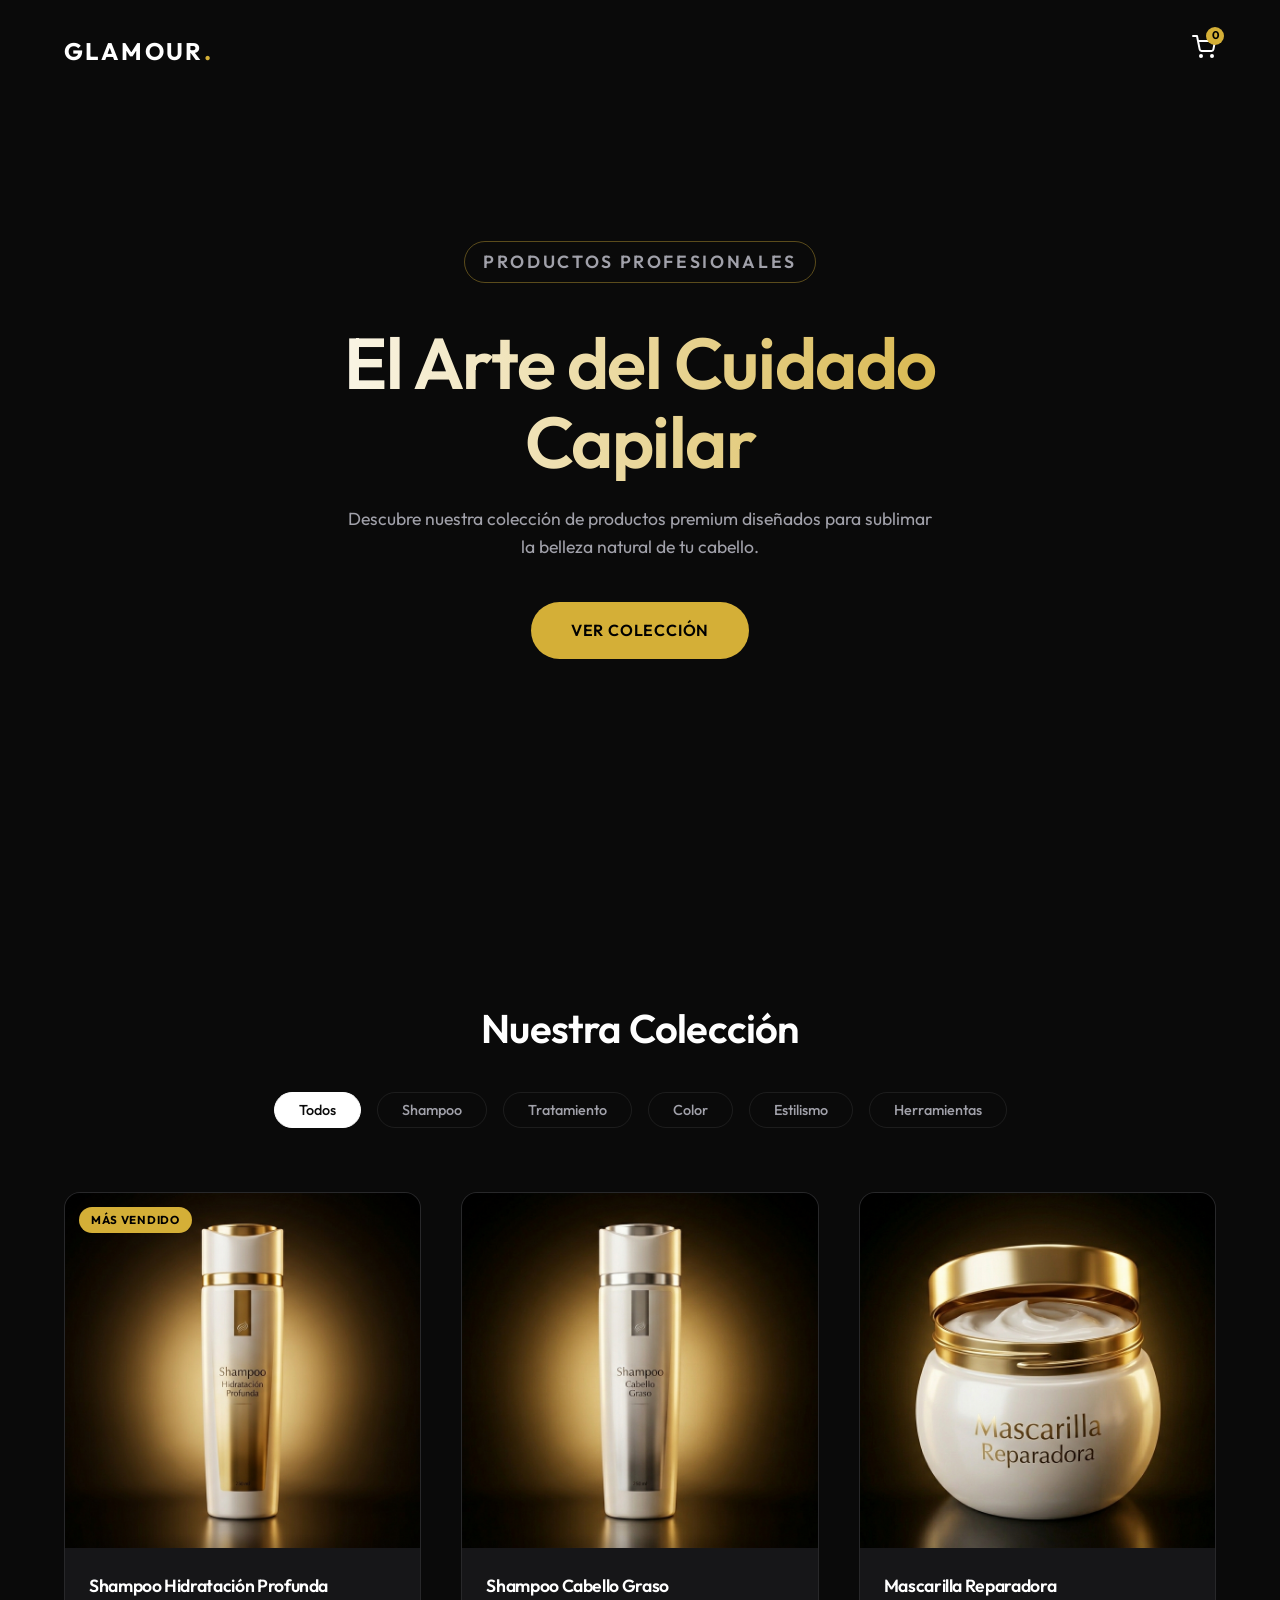
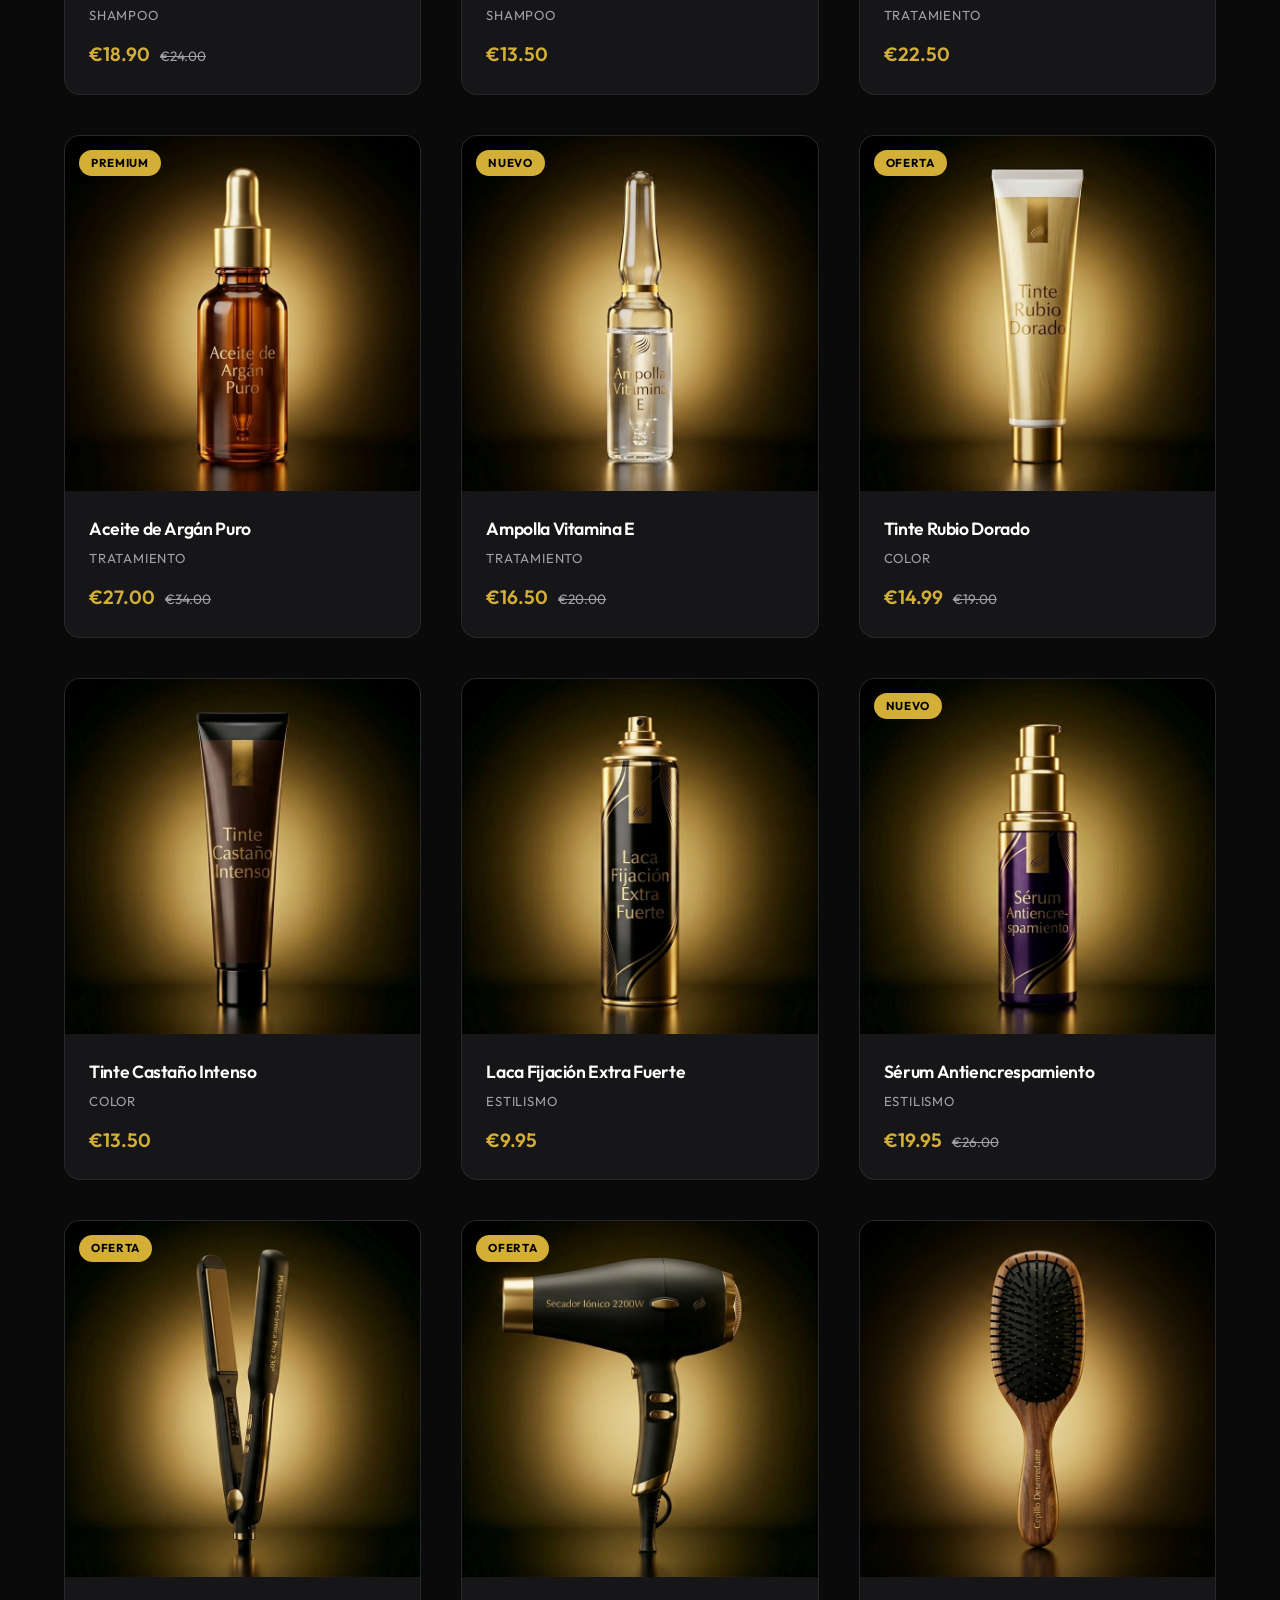
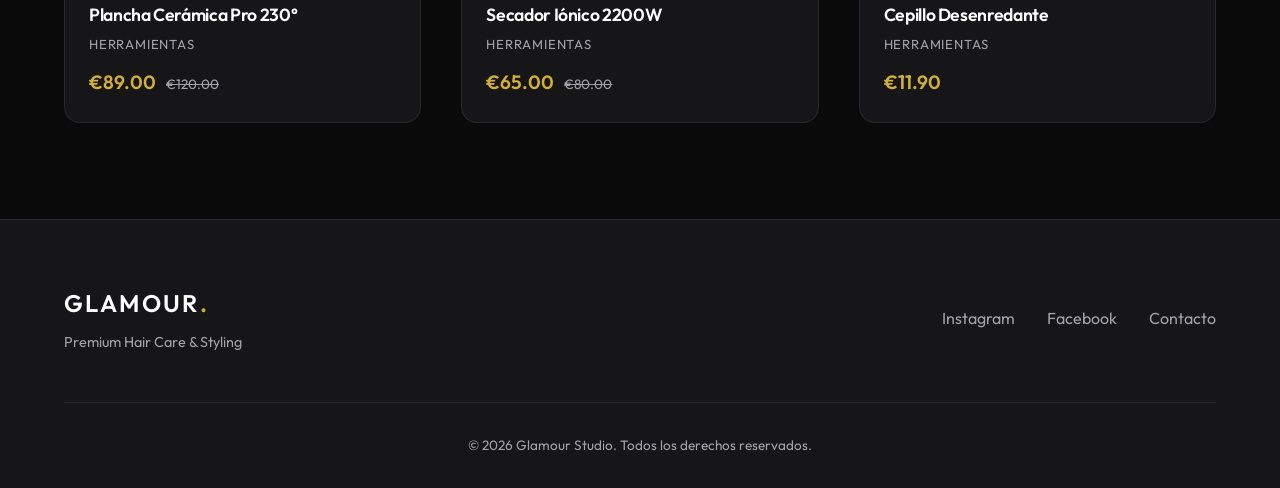
<file: web peluqueria/index.html>
<!DOCTYPE html>
<html lang="es">
<head>
    <meta charset="UTF-8">
    <meta name="viewport" content="width=device-width, initial-scale=1.0">
    <title>Glamour Studio | Productos Premium</title>
    <meta name="description" content="Descubre nuestra exclusiva línea de productos para el cuidado del cabello.">
    <link rel="preconnect" href="https://fonts.googleapis.com">
    <link rel="preconnect" href="https://fonts.gstatic.com" crossorigin>
    <link href="https://fonts.googleapis.com/css2?family=Outfit:wght@300;400;500;600;700&display=swap" rel="stylesheet">
    <link rel="stylesheet" href="styles.css">
</head>
<body>

    <header class="header">
        <nav class="nav">
            <div class="logo">GLAMOUR<span>.</span></div>
            <div class="cart-icon" id="cart-icon">
                <svg width="24" height="24" viewBox="0 0 24 24" fill="none" stroke="currentColor" stroke-width="2" stroke-linecap="round" stroke-linejoin="round">
                    <circle cx="9" cy="21" r="1"></circle>
                    <circle cx="20" cy="21" r="1"></circle>
                    <path d="M1 1h4l2.68 13.39a2 2 0 0 0 2 1.61h9.72a2 2 0 0 0 2-1.61L23 6H6"></path>
                </svg>
                <span class="cart-count" id="cart-count">0</span>
            </div>
        </nav>

        <div class="hero">
            <div class="hero-overlay"></div>
            <div class="hero-content">
                <p class="hero-tag">Productos Profesionales</p>
                <h1>El Arte del Cuidado Capilar</h1>
                <p>Descubre nuestra colección de productos premium diseñados para sublimar la belleza natural de tu cabello.</p>
                <a href="#products" class="cta-button">Ver Colección</a>
            </div>
        </div>
    </header>

    <main id="products" class="products-section">
        <div class="section-header">
            <h2>Nuestra Colección</h2>
            <div class="filters">
                <button class="filter-btn active" data-filter="all">Todos</button>
                <button class="filter-btn" data-filter="shampoo">Shampoo</button>
                <button class="filter-btn" data-filter="tratamiento">Tratamiento</button>
                <button class="filter-btn" data-filter="color">Color</button>
                <button class="filter-btn" data-filter="styling">Estilismo</button>
                <button class="filter-btn" data-filter="herramienta">Herramientas</button>
            </div>
        </div>

        <div class="product-grid" id="product-grid">

            <!-- Shampoos -->
            <article class="product-card" data-category="shampoo">
                <div class="card-img-wrapper">
                    <img src="imagenes/Gemini_Generated_Image_hzh4nyhzh4nyhzh4 (11).png" alt="Shampoo Hidratación Profunda">
                    <span class="card-badge">Más vendido</span>
                    <div class="card-action">
                        <button class="add-to-cart-btn" data-id="1" data-name="Shampoo Hidratación Profunda" data-price="18.90">Agregar al Carrito</button>
                    </div>
                </div>
                <div class="card-info">
                    <h3>Shampoo Hidratación Profunda</h3>
                    <p class="category">Shampoo</p>
                    <p class="price">€18.90 <span class="old-price">€24.00</span></p>
                </div>
            </article>

            <article class="product-card" data-category="shampoo">
                <div class="card-img-wrapper">
                    <img src="imagenes/Gemini_Generated_Image_hzh4nyhzh4nyhzh4 (10).png" alt="Shampoo Cabello Graso">
                    <div class="card-action">
                        <button class="add-to-cart-btn" data-id="2" data-name="Shampoo Cabello Graso" data-price="13.50">Agregar al Carrito</button>
                    </div>
                </div>
                <div class="card-info">
                    <h3>Shampoo Cabello Graso</h3>
                    <p class="category">Shampoo</p>
                    <p class="price">€13.50</p>
                </div>
            </article>

            <!-- Tratamientos -->
            <article class="product-card" data-category="tratamiento">
                <div class="card-img-wrapper">
                    <img src="imagenes/Gemini_Generated_Image_hzh4nyhzh4nyhzh4 (9).png" alt="Mascarilla Reparadora">
                    <div class="card-action">
                        <button class="add-to-cart-btn" data-id="3" data-name="Mascarilla Reparadora" data-price="22.50">Agregar al Carrito</button>
                    </div>
                </div>
                <div class="card-info">
                    <h3>Mascarilla Reparadora</h3>
                    <p class="category">Tratamiento</p>
                    <p class="price">€22.50</p>
                </div>
            </article>

            <article class="product-card" data-category="tratamiento">
                <div class="card-img-wrapper">
                    <img src="imagenes/Gemini_Generated_Image_hzh4nyhzh4nyhzh4 (8).png" alt="Aceite de Argán Puro">
                    <span class="card-badge">Premium</span>
                    <div class="card-action">
                        <button class="add-to-cart-btn" data-id="4" data-name="Aceite de Argán Puro" data-price="27.00">Agregar al Carrito</button>
                    </div>
                </div>
                <div class="card-info">
                    <h3>Aceite de Argán Puro</h3>
                    <p class="category">Tratamiento</p>
                    <p class="price">€27.00 <span class="old-price">€34.00</span></p>
                </div>
            </article>

            <article class="product-card" data-category="tratamiento">
                <div class="card-img-wrapper">
                    <img src="imagenes/Gemini_Generated_Image_hzh4nyhzh4nyhzh4 (7).png" alt="Ampolla Vitamina E">
                    <span class="card-badge">Nuevo</span>
                    <div class="card-action">
                        <button class="add-to-cart-btn" data-id="5" data-name="Ampolla Vitamina E" data-price="16.50">Agregar al Carrito</button>
                    </div>
                </div>
                <div class="card-info">
                    <h3>Ampolla Vitamina E</h3>
                    <p class="category">Tratamiento</p>
                    <p class="price">€16.50 <span class="old-price">€20.00</span></p>
                </div>
            </article>

            <!-- Color -->
            <article class="product-card" data-category="color">
                <div class="card-img-wrapper">
                    <img src="imagenes/Gemini_Generated_Image_hzh4nyhzh4nyhzh4 (6).png" alt="Tinte Rubio Dorado">
                    <span class="card-badge">Oferta</span>
                    <div class="card-action">
                        <button class="add-to-cart-btn" data-id="6" data-name="Tinte Rubio Dorado" data-price="14.99">Agregar al Carrito</button>
                    </div>
                </div>
                <div class="card-info">
                    <h3>Tinte Rubio Dorado</h3>
                    <p class="category">Color</p>
                    <p class="price">€14.99 <span class="old-price">€19.00</span></p>
                </div>
            </article>

            <article class="product-card" data-category="color">
                <div class="card-img-wrapper">
                    <img src="imagenes/Gemini_Generated_Image_hzh4nyhzh4nyhzh4 (5).png" alt="Tinte Castaño Intenso">
                    <div class="card-action">
                        <button class="add-to-cart-btn" data-id="7" data-name="Tinte Castaño Intenso" data-price="13.50">Agregar al Carrito</button>
                    </div>
                </div>
                <div class="card-info">
                    <h3>Tinte Castaño Intenso</h3>
                    <p class="category">Color</p>
                    <p class="price">€13.50</p>
                </div>
            </article>

            <!-- Estilismo -->
            <article class="product-card" data-category="styling">
                <div class="card-img-wrapper">
                    <img src="imagenes/Gemini_Generated_Image_hzh4nyhzh4nyhzh4 (4).png" alt="Laca Fijación Extra Fuerte">
                    <div class="card-action">
                        <button class="add-to-cart-btn" data-id="8" data-name="Laca Fijación Extra Fuerte" data-price="9.95">Agregar al Carrito</button>
                    </div>
                </div>
                <div class="card-info">
                    <h3>Laca Fijación Extra Fuerte</h3>
                    <p class="category">Estilismo</p>
                    <p class="price">€9.95</p>
                </div>
            </article>

            <article class="product-card" data-category="styling">
                <div class="card-img-wrapper">
                    <img src="imagenes/Gemini_Generated_Image_hzh4nyhzh4nyhzh4 (3).png" alt="Sérum Antiencrespamiento">
                    <span class="card-badge">Nuevo</span>
                    <div class="card-action">
                        <button class="add-to-cart-btn" data-id="9" data-name="Sérum Antiencrespamiento" data-price="19.95">Agregar al Carrito</button>
                    </div>
                </div>
                <div class="card-info">
                    <h3>Sérum Antiencrespamiento</h3>
                    <p class="category">Estilismo</p>
                    <p class="price">€19.95 <span class="old-price">€26.00</span></p>
                </div>
            </article>

            <!-- Herramientas -->
            <article class="product-card" data-category="herramienta">
                <div class="card-img-wrapper">
                    <img src="imagenes/Gemini_Generated_Image_hzh4nyhzh4nyhzh4 (2).png" alt="Plancha Cerámica Pro 230°">
                    <span class="card-badge">Oferta</span>
                    <div class="card-action">
                        <button class="add-to-cart-btn" data-id="10" data-name="Plancha Cerámica Pro 230°" data-price="89.00">Agregar al Carrito</button>
                    </div>
                </div>
                <div class="card-info">
                    <h3>Plancha Cerámica Pro 230°</h3>
                    <p class="category">Herramientas</p>
                    <p class="price">€89.00 <span class="old-price">€120.00</span></p>
                </div>
            </article>

            <article class="product-card" data-category="herramienta">
                <div class="card-img-wrapper">
                    <img src="imagenes/Gemini_Generated_Image_hzh4nyhzh4nyhzh4 (1).png" alt="Secador Iónico 2200W">
                    <span class="card-badge">Oferta</span>
                    <div class="card-action">
                        <button class="add-to-cart-btn" data-id="11" data-name="Secador Iónico 2200W" data-price="65.00">Agregar al Carrito</button>
                    </div>
                </div>
                <div class="card-info">
                    <h3>Secador Iónico 2200W</h3>
                    <p class="category">Herramientas</p>
                    <p class="price">€65.00 <span class="old-price">€80.00</span></p>
                </div>
            </article>

            <article class="product-card" data-category="herramienta">
                <div class="card-img-wrapper">
                    <img src="imagenes/Gemini_Generated_Image_hzh4nyhzh4nyhzh4.png" alt="Cepillo Desenredante">
                    <div class="card-action">
                        <button class="add-to-cart-btn" data-id="12" data-name="Cepillo Desenredante" data-price="11.90">Agregar al Carrito</button>
                    </div>
                </div>
                <div class="card-info">
                    <h3>Cepillo Desenredante</h3>
                    <p class="category">Herramientas</p>
                    <p class="price">€11.90</p>
                </div>
            </article>

        </div>
    </main>

    <footer class="footer">
        <div class="footer-content">
            <div class="footer-brand">
                <h3>GLAMOUR<span>.</span></h3>
                <p>Premium Hair Care & Styling</p>
            </div>
            <div class="footer-links">
                <a href="#">Instagram</a>
                <a href="#">Facebook</a>
                <a href="#">Contacto</a>
            </div>
        </div>
        <div class="footer-bottom">
            <p>&copy; 2026 Glamour Studio. Todos los derechos reservados.</p>
        </div>
    </footer>

    <!-- Cart Modal -->
    <div class="cart-overlay" id="cart-overlay">
        <div class="cart-modal">
            <div class="cart-header">
                <h3>Tu Carrito</h3>
                <button class="close-cart" id="close-cart">&times;</button>
            </div>
            <div class="cart-items" id="cart-items">
                <div class="empty-cart-msg">Tu carrito está vacío</div>
            </div>
            <div class="cart-footer">
                <div class="cart-total">
                    <span>Total</span>
                    <span id="cart-total-price">€0.00</span>
                </div>
                <button class="checkout-btn">Proceder al Pago</button>
            </div>
        </div>
    </div>

    <script src="app.js"></script>
</body>
</html>
</file>
<file: web peluqueria/styles.css>
/* CSS Variables - Premium Dark Theme */
:root {
    --bg-color: #0a0a0a;
    --surface-color: #161618;
    --surface-hover: #1e1e21;
    --text-primary: #ffffff;
    --text-secondary: #a1a1aa;
    --accent-color: #d4af37;
    --accent-hover: #f1c40f;
    --border-color: rgba(255, 255, 255, 0.08);
    --transition: all 0.3s cubic-bezier(0.25, 0.46, 0.45, 0.94);
    --font-main: 'Outfit', sans-serif;
}

/* Reset & Base */
*, *::before, *::after {
    margin: 0;
    padding: 0;
    box-sizing: border-box;
}

html { scroll-behavior: smooth; }

body {
    background-color: var(--bg-color);
    color: var(--text-primary);
    font-family: var(--font-main);
    line-height: 1.6;
    overflow-x: hidden;
}

h1, h2, h3, h4 {
    font-weight: 600;
    letter-spacing: -0.02em;
}

a {
    text-decoration: none;
    color: inherit;
    transition: var(--transition);
}

button {
    cursor: pointer;
    font-family: var(--font-main);
    border: none;
    background: none;
}

/* NAV */
.nav {
    position: absolute;
    top: 0;
    left: 0;
    width: 100%;
    padding: 2rem 5%;
    display: flex;
    justify-content: space-between;
    align-items: center;
    z-index: 100;
}

.logo {
    font-size: 1.5rem;
    font-weight: 700;
    letter-spacing: 0.1em;
}

.logo span { color: var(--accent-color); }

.cart-icon {
    position: relative;
    cursor: pointer;
    transition: var(--transition);
}

.cart-icon:hover { color: var(--accent-color); }

.cart-count {
    position: absolute;
    top: -8px;
    right: -8px;
    background-color: var(--accent-color);
    color: #000;
    font-size: 0.7rem;
    font-weight: 700;
    width: 18px;
    height: 18px;
    display: flex;
    align-items: center;
    justify-content: center;
    border-radius: 50%;
}

/* HERO */
.hero {
    position: relative;
    height: 100vh;
    display: flex;
    align-items: center;
    justify-content: center;
    text-align: center;
    padding: 0 5%;
    background: url('https://images.unsplash.com/photo-1560066984-138dadb4c035?w=1600&q=80') center/cover no-repeat;
}

.hero-overlay {
    position: absolute;
    inset: 0;
    background: linear-gradient(180deg, rgba(10,10,10,0.55) 0%, rgba(10,10,10,0.97) 100%);
    z-index: 1;
}

.hero-content {
    position: relative;
    z-index: 2;
    max-width: 800px;
    animation: fadeInUp 1s ease-out forwards;
}

.hero-tag {
    display: inline-block;
    border: 1px solid rgba(212,175,55,0.4);
    color: var(--accent-color);
    font-size: 0.78rem;
    font-weight: 600;
    letter-spacing: 0.15em;
    text-transform: uppercase;
    padding: 6px 18px;
    border-radius: 50px;
    margin-bottom: 1.5rem;
}

.hero-content h1 {
    font-size: clamp(2.5rem, 6vw, 4.5rem);
    margin-bottom: 1.5rem;
    line-height: 1.1;
    background: linear-gradient(to right, #fff, #d4af37);
    -webkit-background-clip: text;
    -webkit-text-fill-color: transparent;
    background-clip: text;
}

.hero-content p {
    font-size: 1.1rem;
    color: var(--text-secondary);
    margin-bottom: 2.5rem;
    max-width: 600px;
    margin-left: auto;
    margin-right: auto;
}

.cta-button {
    display: inline-block;
    background-color: var(--accent-color);
    color: #000;
    padding: 1rem 2.5rem;
    border-radius: 30px;
    font-weight: 600;
    font-size: 1rem;
    transition: var(--transition);
    text-transform: uppercase;
    letter-spacing: 0.05em;
}

.cta-button:hover {
    background-color: var(--accent-hover);
    transform: translateY(-3px);
    box-shadow: 0 10px 20px rgba(212,175,55,0.25);
}

/* PRODUCTS SECTION */
.products-section {
    padding: 6rem 5%;
    max-width: 1400px;
    margin: 0 auto;
}

.section-header {
    text-align: center;
    margin-bottom: 4rem;
}

.section-header h2 {
    font-size: 2.5rem;
    margin-bottom: 2rem;
}

.filters {
    display: flex;
    justify-content: center;
    gap: 1rem;
    flex-wrap: wrap;
}

.filter-btn {
    color: var(--text-secondary);
    padding: 0.5rem 1.5rem;
    border-radius: 20px;
    border: 1px solid var(--border-color);
    transition: var(--transition);
    font-size: 0.9rem;
    font-weight: 500;
}

.filter-btn:hover, .filter-btn.active {
    background-color: var(--text-primary);
    color: var(--bg-color);
    border-color: var(--text-primary);
}

/* PRODUCT GRID */
.product-grid {
    display: grid;
    grid-template-columns: repeat(auto-fill, minmax(280px, 1fr));
    gap: 2.5rem;
}

.product-card {
    background-color: var(--surface-color);
    border-radius: 16px;
    overflow: hidden;
    border: 1px solid var(--border-color);
    transition: var(--transition);
    animation: fadeIn 0.5s ease-out forwards;
}

.product-card:hover {
    transform: translateY(-10px);
    border-color: rgba(212,175,55,0.3);
    box-shadow: 0 20px 40px rgba(0,0,0,0.5);
}

.card-img-wrapper {
    position: relative;
    width: 100%;
    aspect-ratio: 1;
    overflow: hidden;
    background: #111;
}

.card-img-wrapper img {
    width: 100%;
    height: 100%;
    object-fit: cover;
    transition: transform 0.7s ease;
    display: block;
}

.product-card:hover .card-img-wrapper img {
    transform: scale(1.06);
}

.card-badge {
    position: absolute;
    top: 14px;
    left: 14px;
    background: var(--accent-color);
    color: #000;
    font-size: 0.72rem;
    font-weight: 700;
    padding: 4px 12px;
    border-radius: 50px;
    text-transform: uppercase;
    letter-spacing: 0.06em;
    z-index: 2;
}

.card-action {
    position: absolute;
    bottom: -60px;
    left: 0;
    width: 100%;
    padding: 1rem;
    transition: var(--transition);
    background: linear-gradient(to top, rgba(0,0,0,0.85), transparent);
    z-index: 2;
}

.product-card:hover .card-action { bottom: 0; }

.add-to-cart-btn {
    width: 100%;
    background-color: var(--accent-color);
    color: #000;
    padding: 0.8rem;
    border-radius: 8px;
    font-weight: 600;
    font-size: 0.9rem;
    transition: var(--transition);
}

.add-to-cart-btn:hover { background-color: var(--accent-hover); }

.card-info { padding: 1.5rem; }

.card-info h3 {
    font-size: 1.1rem;
    margin-bottom: 0.3rem;
}

.card-info .category {
    font-size: 0.82rem;
    color: var(--text-secondary);
    margin-bottom: 0.8rem;
    text-transform: uppercase;
    letter-spacing: 0.06em;
}

.card-info .price {
    font-size: 1.2rem;
    color: var(--accent-color);
    font-weight: 600;
}

.old-price {
    font-size: 0.85rem;
    color: var(--text-secondary);
    text-decoration: line-through;
    font-weight: 400;
    margin-left: 6px;
}

/* FOOTER */
.footer {
    background-color: var(--surface-color);
    padding: 4rem 5% 2rem;
    border-top: 1px solid var(--border-color);
}

.footer-content {
    display: flex;
    justify-content: space-between;
    flex-wrap: wrap;
    gap: 2rem;
    margin-bottom: 3rem;
}

.footer-brand h3 {
    font-size: 1.5rem;
    letter-spacing: 0.1em;
    margin-bottom: 0.5rem;
}

.footer-brand h3 span { color: var(--accent-color); }

.footer-brand p {
    color: var(--text-secondary);
    font-size: 0.9rem;
}

.footer-links {
    display: flex;
    gap: 2rem;
    align-items: center;
}

.footer-links a { color: var(--text-secondary); }
.footer-links a:hover { color: var(--accent-color); }

.footer-bottom {
    text-align: center;
    color: var(--text-secondary);
    font-size: 0.85rem;
    padding-top: 2rem;
    border-top: 1px solid var(--border-color);
}

/* CART MODAL */
.cart-overlay {
    position: fixed;
    inset: 0;
    background-color: rgba(0,0,0,0.65);
    backdrop-filter: blur(4px);
    z-index: 1000;
    opacity: 0;
    visibility: hidden;
    transition: var(--transition);
}

.cart-overlay.active {
    opacity: 1;
    visibility: visible;
}

.cart-modal {
    position: absolute;
    top: 0;
    right: -400px;
    width: 100%;
    max-width: 400px;
    height: 100vh;
    background-color: var(--surface-color);
    box-shadow: -10px 0 40px rgba(0,0,0,0.6);
    display: flex;
    flex-direction: column;
    transition: transform 0.4s cubic-bezier(0.25, 0.46, 0.45, 0.94);
}

.cart-overlay.active .cart-modal {
    transform: translateX(-100%);
}

.cart-header {
    padding: 2rem;
    display: flex;
    justify-content: space-between;
    align-items: center;
    border-bottom: 1px solid var(--border-color);
}

.close-cart {
    font-size: 2rem;
    color: var(--text-secondary);
    transition: var(--transition);
}

.close-cart:hover { color: var(--accent-color); }

.cart-items {
    flex: 1;
    overflow-y: auto;
    padding: 2rem;
    display: flex;
    flex-direction: column;
    gap: 1.5rem;
}

.empty-cart-msg {
    text-align: center;
    color: var(--text-secondary);
    margin-top: 2rem;
}

.cart-item {
    display: flex;
    gap: 1rem;
    align-items: center;
}

.cart-item-img {
    width: 60px;
    height: 60px;
    object-fit: cover;
    border-radius: 8px;
    flex-shrink: 0;
    background: var(--surface-hover);
}

.cart-item-info { flex: 1; }
.cart-item-info h4 { font-size: 0.9rem; margin-bottom: 0.2rem; }
.cart-item-info .price { color: var(--accent-color); font-size: 0.9rem; }

.remove-item {
    color: var(--text-secondary);
    font-size: 0.8rem;
    text-decoration: underline;
    margin-top: 0.3rem;
    display: inline-block;
    transition: var(--transition);
}

.remove-item:hover { color: #ff4757; }

.cart-footer {
    padding: 2rem;
    border-top: 1px solid var(--border-color);
}

.cart-total {
    display: flex;
    justify-content: space-between;
    margin-bottom: 1.5rem;
    font-size: 1.2rem;
    font-weight: 600;
}

.checkout-btn {
    width: 100%;
    background-color: var(--text-primary);
    color: var(--bg-color);
    padding: 1rem;
    border-radius: 8px;
    font-weight: 600;
    font-size: 1rem;
    transition: var(--transition);
}

.checkout-btn:hover {
    background-color: var(--accent-color);
    color: #000;
}

/* Animations */
@keyframes fadeInUp {
    from { opacity: 0; transform: translateY(24px); }
    to   { opacity: 1; transform: translateY(0); }
}

@keyframes fadeIn {
    from { opacity: 0; }
    to   { opacity: 1; }
}

/* Responsive */
@media (max-width: 768px) {
    .section-header h2 { font-size: 2rem; }
    .product-grid { grid-template-columns: repeat(auto-fill, minmax(240px, 1fr)); }
    .cart-modal { max-width: 100%; }
}
</file>
